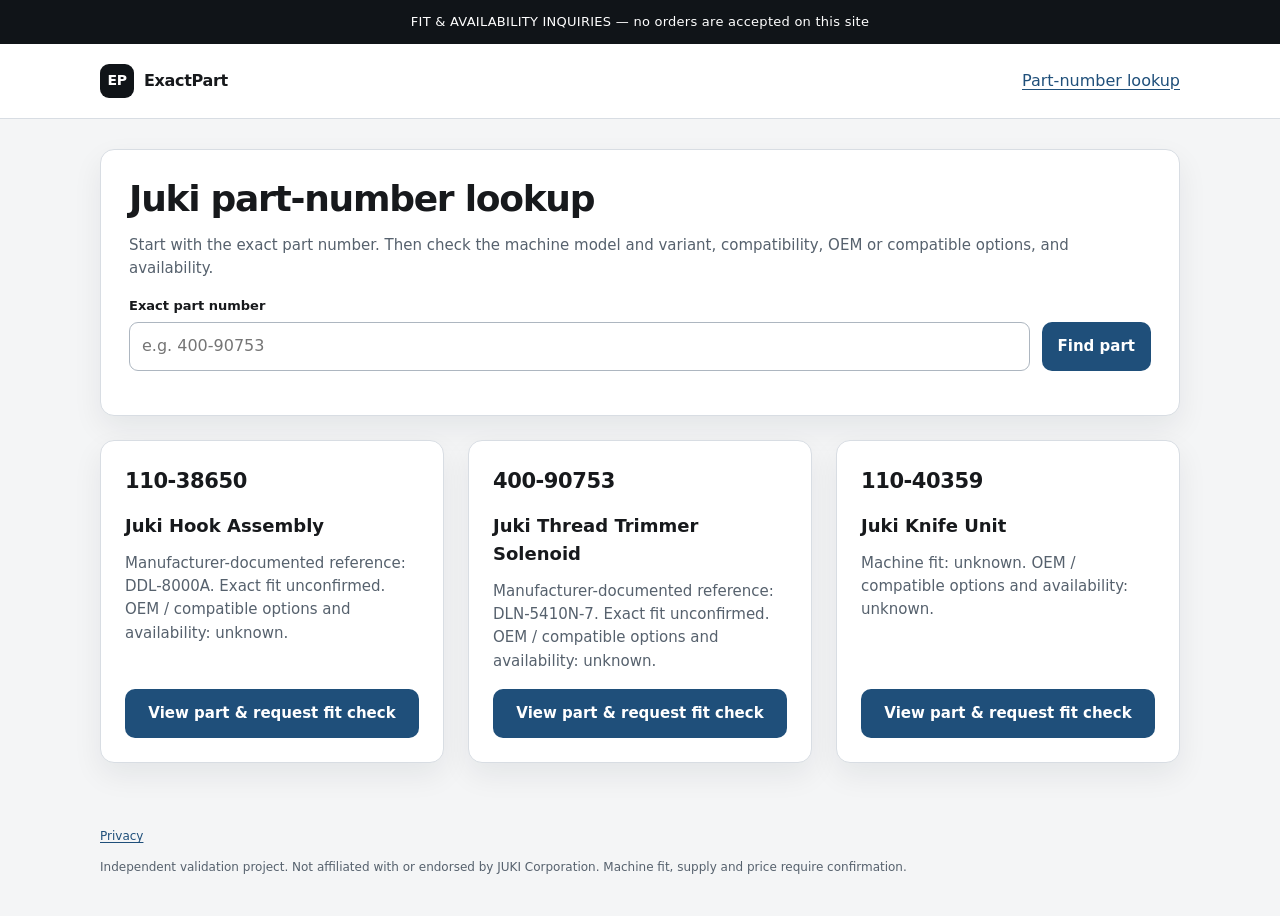
<file: index.html>
<!doctype html>
<html lang="en">
<head>
  <meta charset="utf-8">
  <meta name="viewport" content="width=device-width, initial-scale=1">
  <link rel="canonical" href="https://cho-leung.github.io/juki-search-test/">
  <meta name="description" content="Independent Juki part-number lookup and requests to check machine fit and availability.">
  <title>Juki Part-Number Lookup | ExactPart</title>
  <link rel="stylesheet" href="assets/styles.css">
  <script src="assets/app.js" defer></script>
</head>
<body>
  <div class="topbar">FIT &amp; AVAILABILITY INQUIRIES — no orders are accepted on this site</div>
  <header><nav class="nav" aria-label="Main navigation"><a class="brand" href="index.html"><span class="mark" aria-hidden="true">EP</span>ExactPart</a><a href="index.html">Part-number lookup</a></nav></header>
  <main id="app" data-view="catalog" aria-busy="true"><h1>Juki part-number lookup</h1><p>Loading part information…</p></main>
  <noscript><p class="notice">Enable JavaScript to load part details and the fit request form. Compatibility and availability are unknown.</p></noscript>
  <footer><a href="privacy.html">Privacy</a><p>Independent validation project. Not affiliated with or endorsed by JUKI Corporation. Machine fit, supply and price require confirmation.</p></footer>
</body>
</html>
</file>
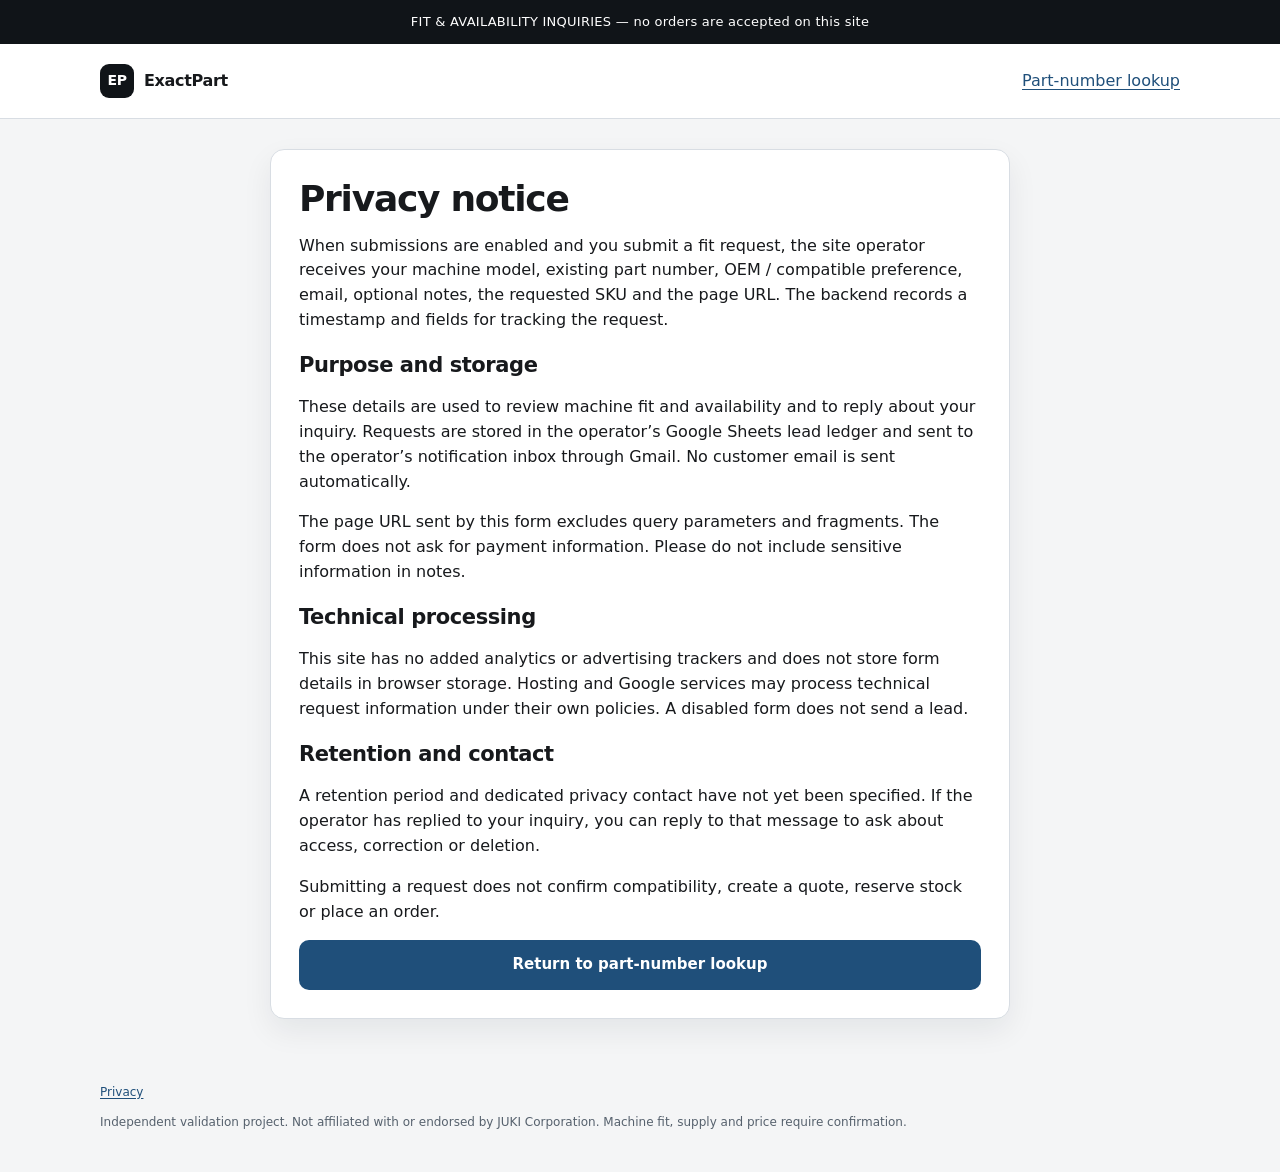
<file: privacy.html>
<!doctype html>
<html lang="en">
<head>
  <meta charset="utf-8">
  <meta name="viewport" content="width=device-width, initial-scale=1">
  <meta name="robots" content="noindex,nofollow">
  <meta name="description" content="How fit requests are handled.">
  <title>Privacy Notice | ExactPart</title>
  <link rel="stylesheet" href="assets/styles.css">

</head>
<body>
  <div class="topbar">FIT &amp; AVAILABILITY INQUIRIES — no orders are accepted on this site</div>
  <header><nav class="nav" aria-label="Main navigation"><a class="brand" href="index.html"><span class="mark" aria-hidden="true">EP</span>ExactPart</a><a href="index.html">Part-number lookup</a></nav></header>
  <main class="prose"><article class="card section-card">
    <h1>Privacy notice</h1>
    <p>When submissions are enabled and you submit a fit request, the site operator receives your machine model, existing part number, OEM / compatible preference, email, optional notes, the requested SKU and the page URL. The backend records a timestamp and fields for tracking the request.</p>
    <h2>Purpose and storage</h2>
    <p>These details are used to review machine fit and availability and to reply about your inquiry. Requests are stored in the operator’s Google Sheets lead ledger and sent to the operator’s notification inbox through Gmail. No customer email is sent automatically.</p>
    <p>The page URL sent by this form excludes query parameters and fragments. The form does not ask for payment information. Please do not include sensitive information in notes.</p>
    <h2>Technical processing</h2>
    <p>This site has no added analytics or advertising trackers and does not store form details in browser storage. Hosting and Google services may process technical request information under their own policies. A disabled form does not send a lead.</p>
    <h2>Retention and contact</h2>
    <p>A retention period and dedicated privacy contact have not yet been specified. If the operator has replied to your inquiry, you can reply to that message to ask about access, correction or deletion.</p>
    <p>Submitting a request does not confirm compatibility, create a quote, reserve stock or place an order.</p>
    <a class="cta" href="index.html">Return to part-number lookup</a>
  </article></main>

  <footer><a href="privacy.html">Privacy</a><p>Independent validation project. Not affiliated with or endorsed by JUKI Corporation. Machine fit, supply and price require confirmation.</p></footer>
</body>
</html>
</file>
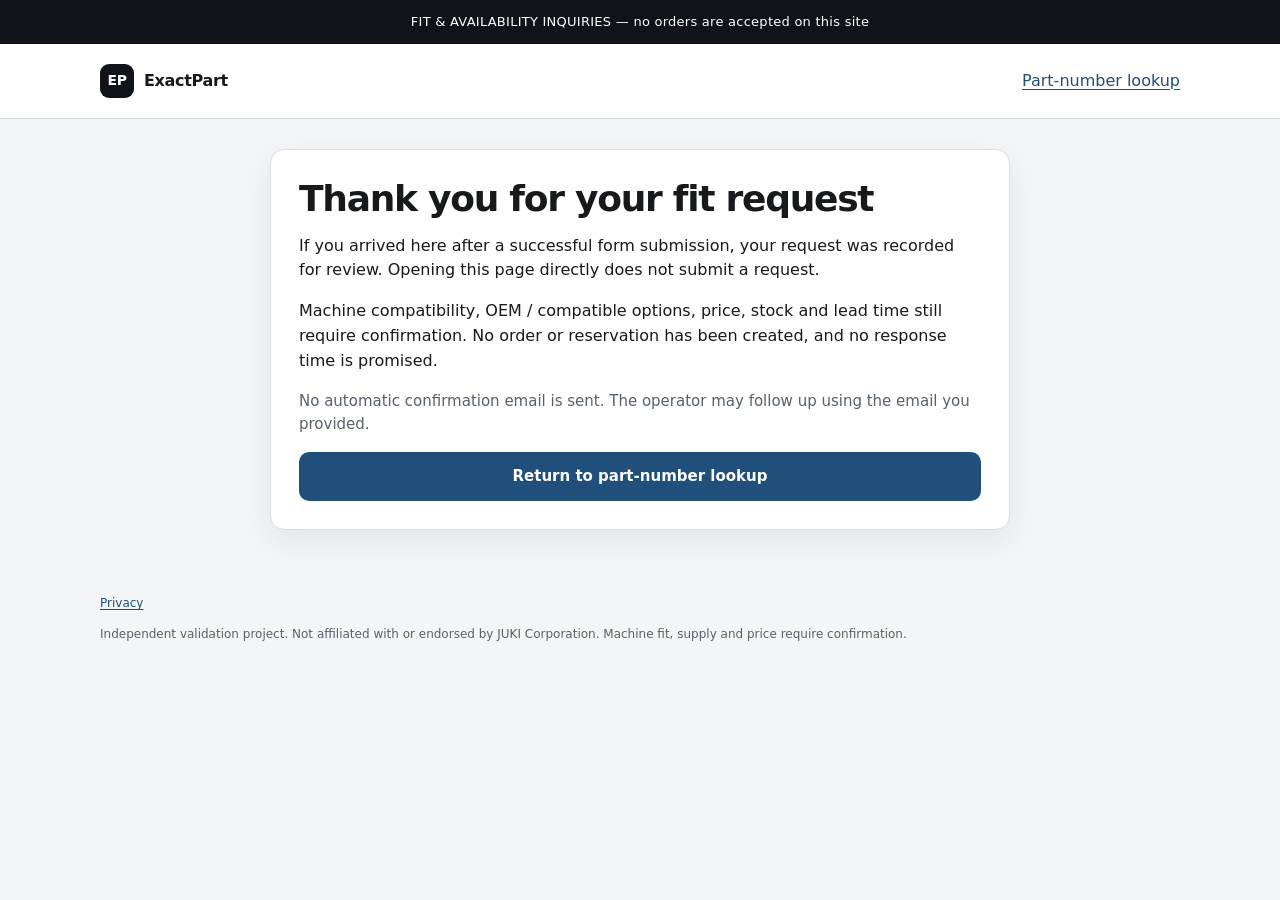
<file: thank-you.html>
<!doctype html>
<html lang="en">
<head>
  <base target="_top">
  <meta charset="utf-8">
  <meta name="viewport" content="width=device-width, initial-scale=1">
  <meta name="robots" content="noindex,nofollow">
  <meta name="description" content="Information after a fit request.">
  <title>Fit Request Follow-Up | ExactPart</title>
  <link rel="stylesheet" href="assets/styles.css">

</head>
<body>
  <div class="topbar">FIT &amp; AVAILABILITY INQUIRIES — no orders are accepted on this site</div>
  <header><nav class="nav" aria-label="Main navigation"><a class="brand" href="index.html"><span class="mark" aria-hidden="true">EP</span>ExactPart</a><a href="index.html">Part-number lookup</a></nav></header>
  <main class="prose"><article class="card section-card">
    <h1>Thank you for your fit request</h1>
    <p>If you arrived here after a successful form submission, your request was recorded for review. Opening this page directly does not submit a request.</p>
    <p>Machine compatibility, OEM / compatible options, price, stock and lead time still require confirmation. No order or reservation has been created, and no response time is promised.</p>
    <p class="sub">No automatic confirmation email is sent. The operator may follow up using the email you provided.</p>
    <a class="cta" href="index.html" target="_top">Return to part-number lookup</a>
  </article></main>

  <footer><a href="privacy.html">Privacy</a><p>Independent validation project. Not affiliated with or endorsed by JUKI Corporation. Machine fit, supply and price require confirmation.</p></footer>
</body>
</html>
</file>
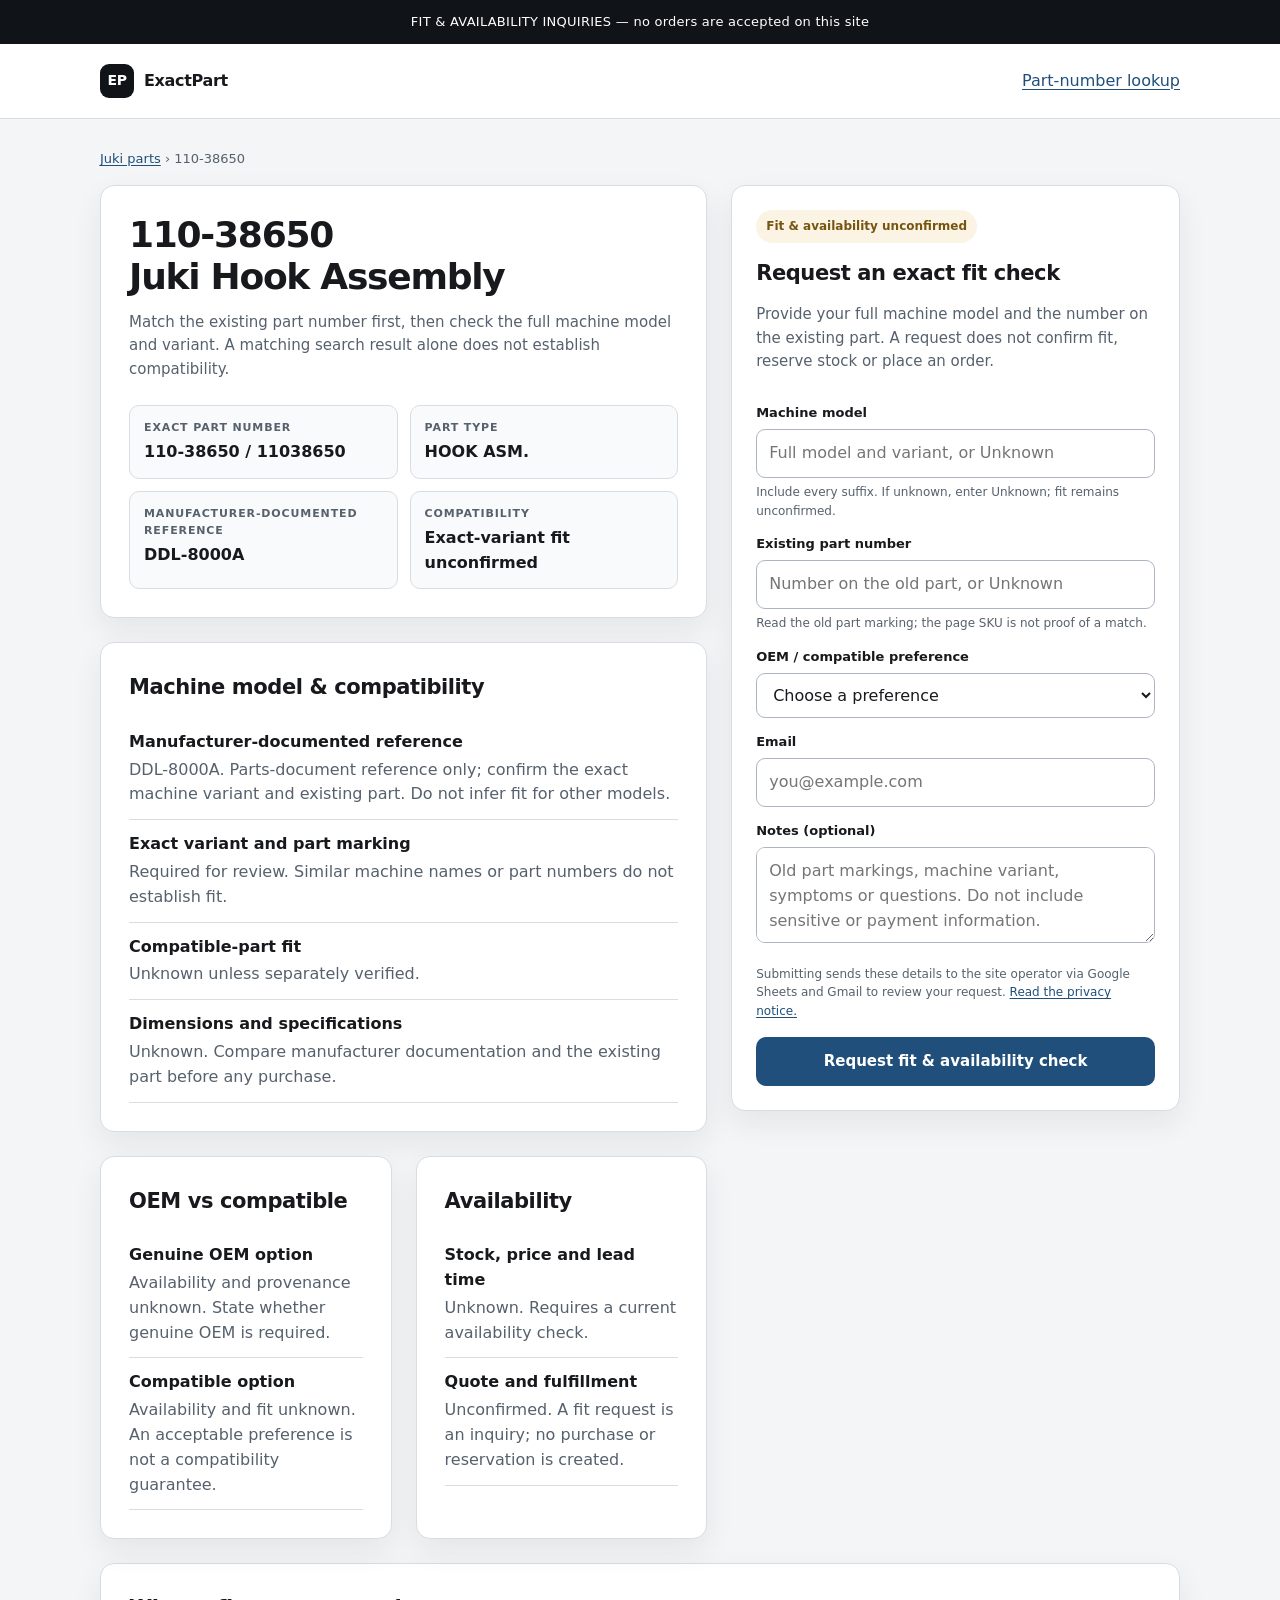
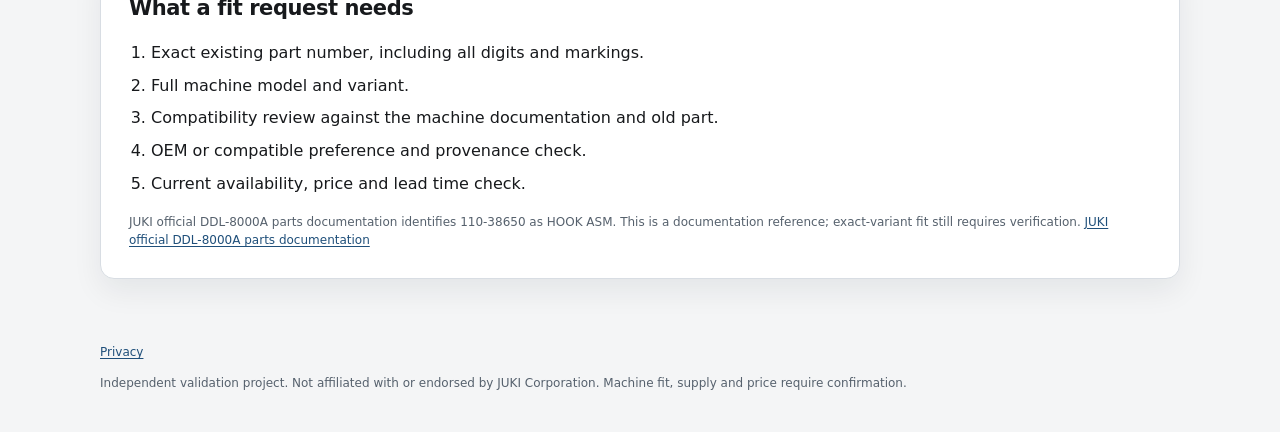
<file: juki/110-38650.html>
<!doctype html>
<html lang="en">
<head>
  <meta charset="utf-8">
  <meta name="viewport" content="width=device-width, initial-scale=1">
  <link rel="canonical" href="https://cho-leung.github.io/juki-search-test/juki/110-38650.html">
  <meta name="description" content="JUKI documentation lists 110-38650 as HOOK ASM. in DDL-8000A parts documentation. Request exact fit and availability verification.">
  <title>Juki 110-38650 Hook Assembly | ExactPart</title>
  <link rel="stylesheet" href="../assets/styles.css">
  <script src="../assets/app.js" defer></script>
</head>
<body>
  <div class="topbar">FIT &amp; AVAILABILITY INQUIRIES — no orders are accepted on this site</div>
  <header><nav class="nav" aria-label="Main navigation"><a class="brand" href="../index.html"><span class="mark" aria-hidden="true">EP</span>ExactPart</a><a href="../index.html">Part-number lookup</a></nav></header>
  <main id="app" data-view="part" data-sku="110-38650" aria-busy="true"><h1>Juki 110-38650 Hook Assembly</h1><p>Loading part information…</p></main>
  <noscript><p class="notice">Enable JavaScript to load part details and the fit request form. Compatibility and availability are unknown.</p></noscript>
  <footer><a href="../privacy.html">Privacy</a><p>Independent validation project. Not affiliated with or endorsed by JUKI Corporation. Machine fit, supply and price require confirmation.</p></footer>
</body>
</html>
</file>
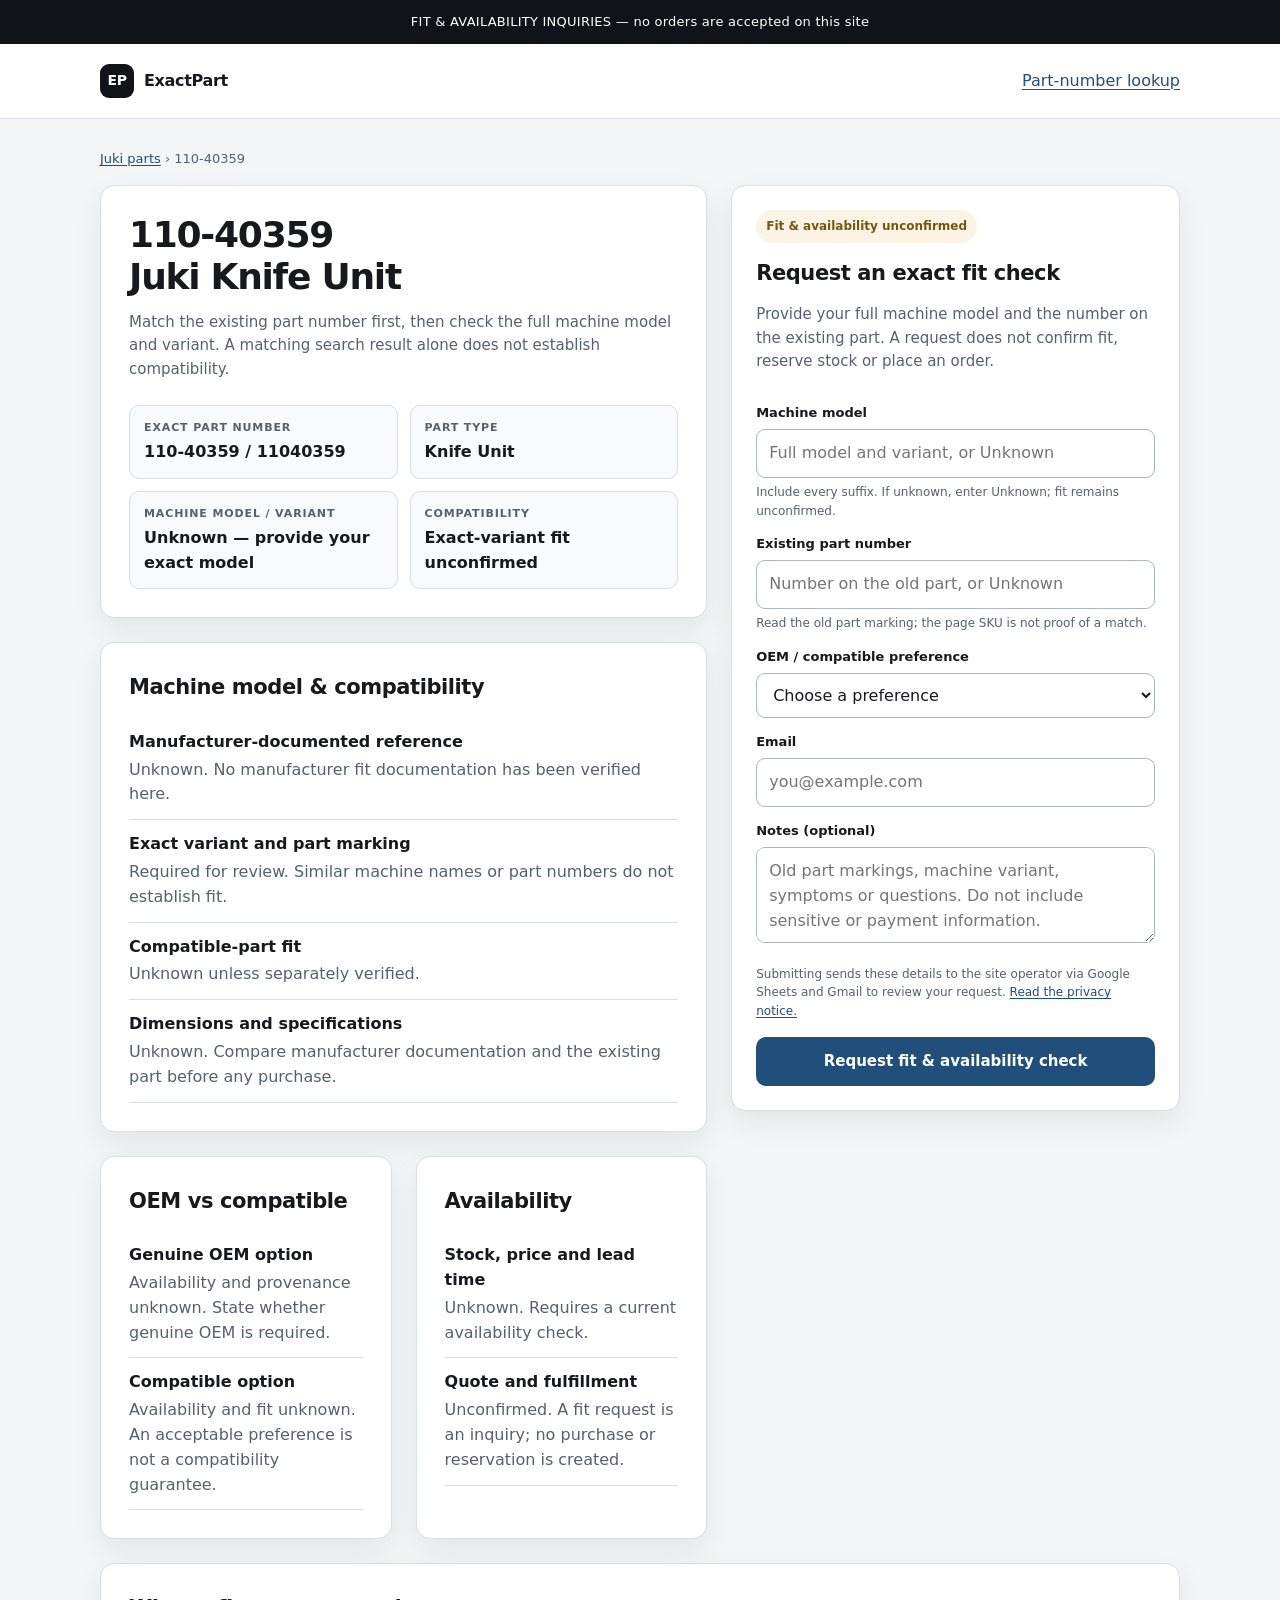
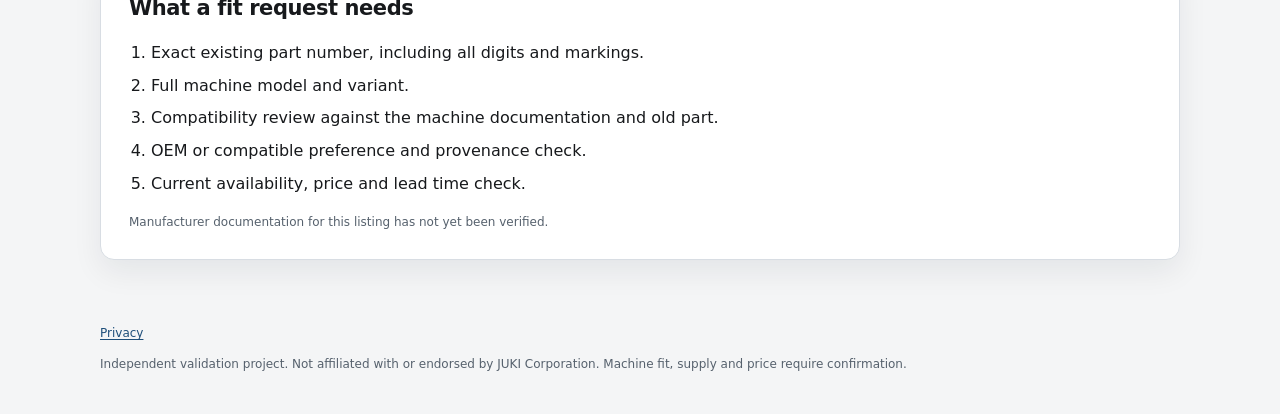
<file: juki/110-40359.html>
<!doctype html>
<html lang="en">
<head>
  <meta charset="utf-8">
  <meta name="viewport" content="width=device-width, initial-scale=1">
  <meta name="robots" content="noindex,nofollow">
  <meta name="description" content="Request a check of your exact machine model, OEM or compatible preference, and availability. Fit is unconfirmed.">
  <title>Juki 110-40359 Knife Unit | ExactPart</title>
  <link rel="stylesheet" href="../assets/styles.css">
  <script src="../assets/app.js" defer></script>
</head>
<body>
  <div class="topbar">FIT &amp; AVAILABILITY INQUIRIES — no orders are accepted on this site</div>
  <header><nav class="nav" aria-label="Main navigation"><a class="brand" href="../index.html"><span class="mark" aria-hidden="true">EP</span>ExactPart</a><a href="../index.html">Part-number lookup</a></nav></header>
  <main id="app" data-view="part" data-sku="110-40359" aria-busy="true"><h1>Juki 110-40359 Knife Unit</h1><p>Loading part information…</p></main>
  <noscript><p class="notice">Enable JavaScript to load part details and the fit request form. Compatibility and availability are unknown.</p></noscript>
  <footer><a href="../privacy.html">Privacy</a><p>Independent validation project. Not affiliated with or endorsed by JUKI Corporation. Machine fit, supply and price require confirmation.</p></footer>
</body>
</html>
</file>
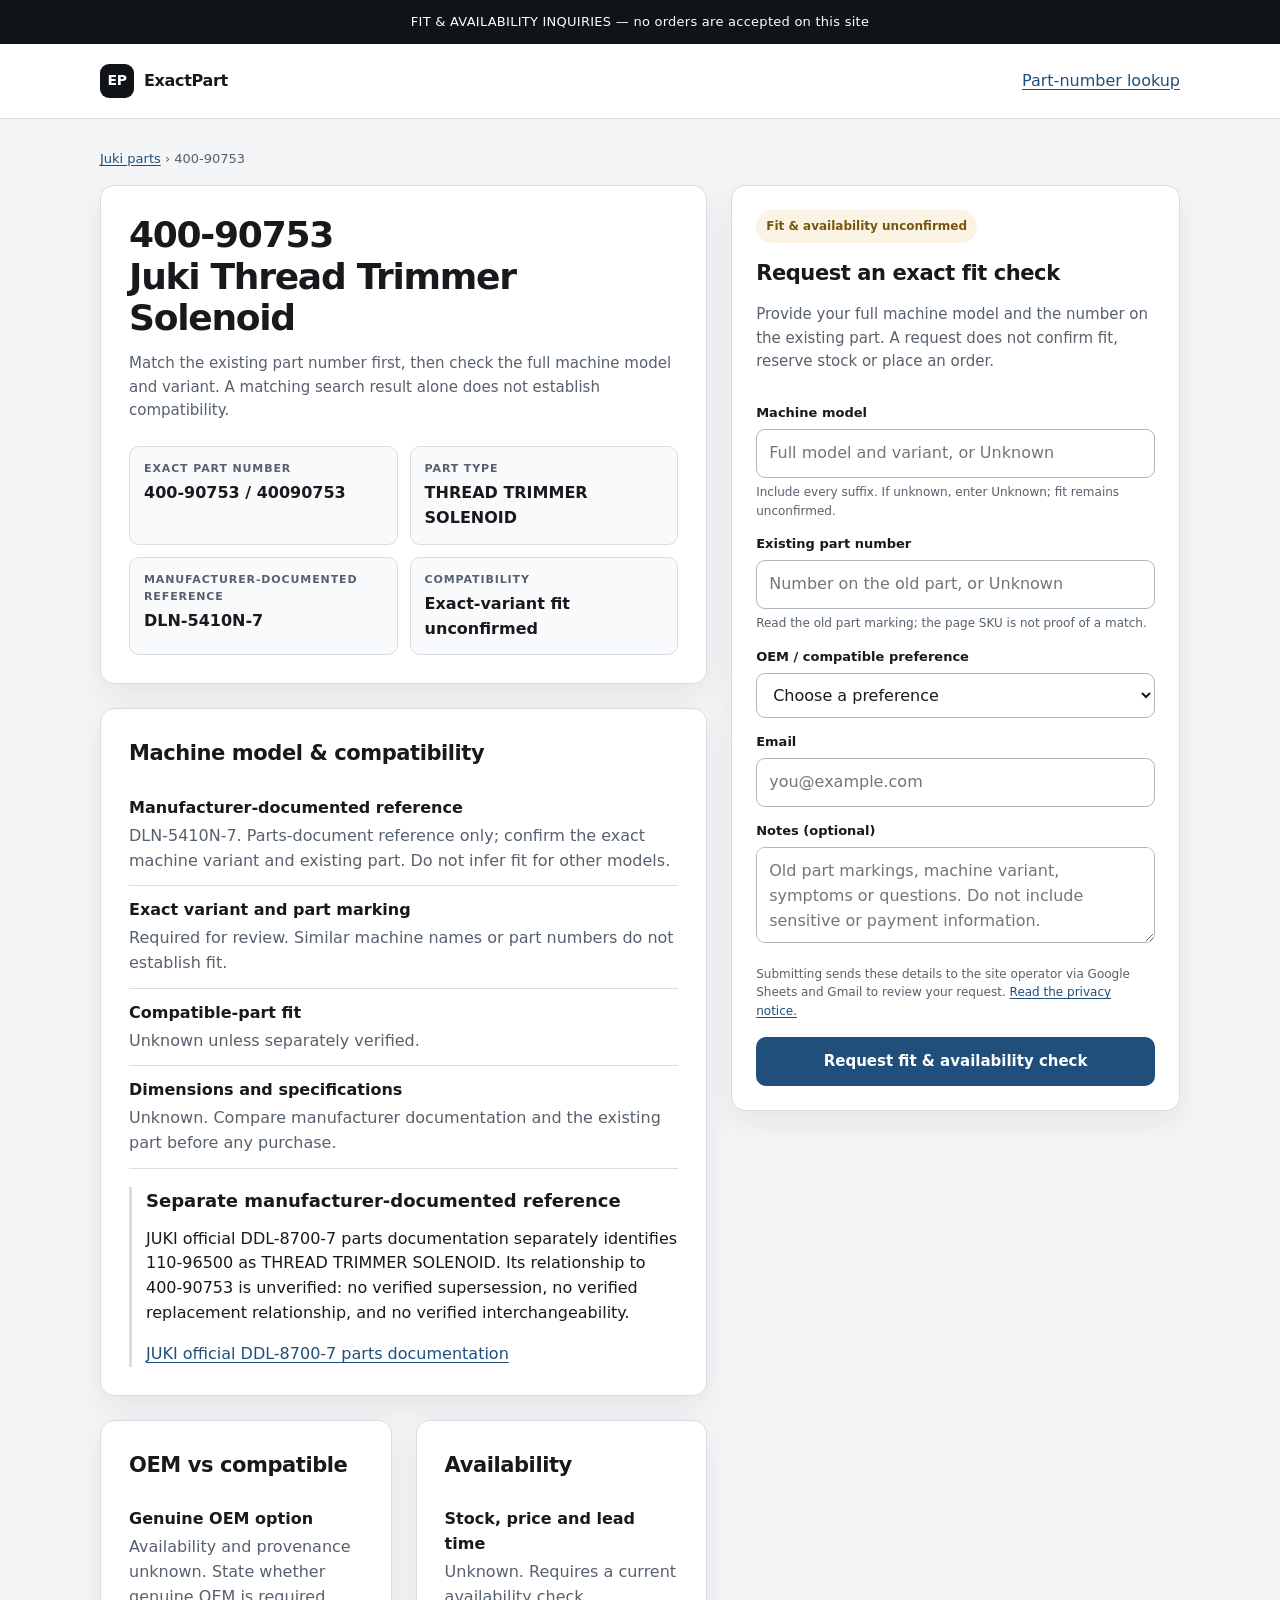
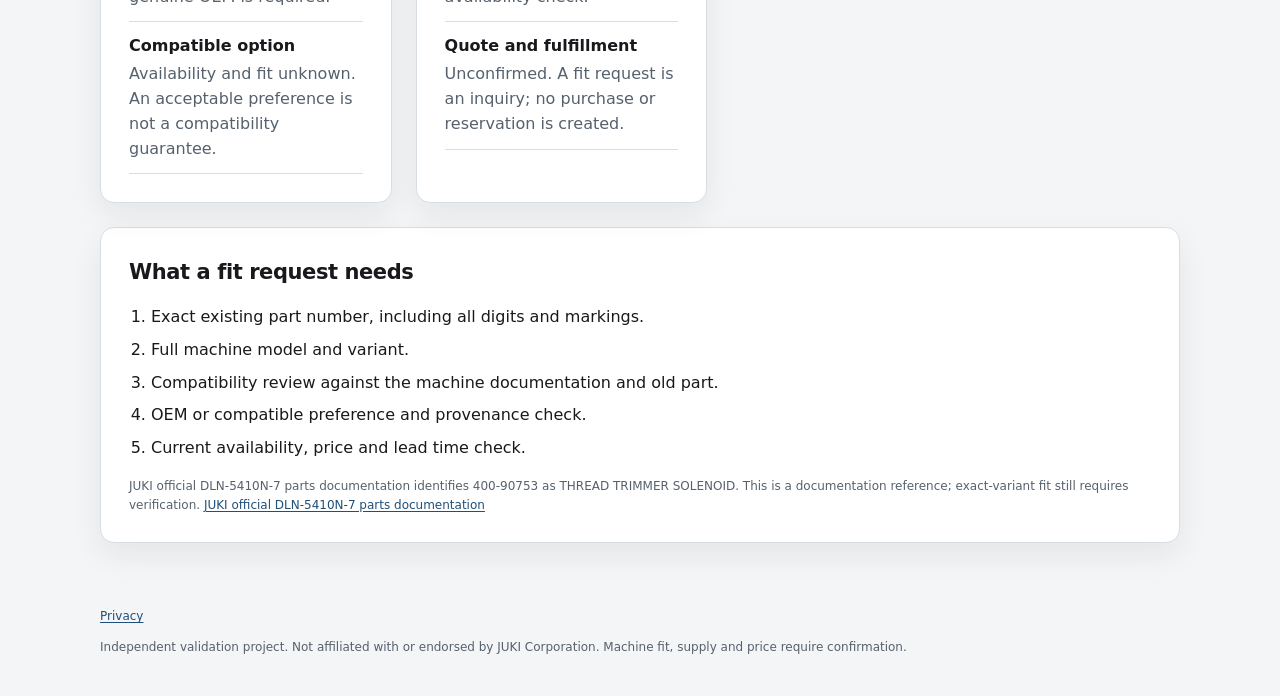
<file: juki/400-90753.html>
<!doctype html>
<html lang="en">
<head>
  <meta charset="utf-8">
  <meta name="viewport" content="width=device-width, initial-scale=1">
  <link rel="canonical" href="https://cho-leung.github.io/juki-search-test/juki/400-90753.html">
  <meta name="description" content="JUKI DLN-5410N-7 parts documentation identifies 400-90753 as THREAD TRIMMER SOLENOID. Request exact-variant fit and availability verification; stock and price are unconfirmed.">
  <title>Juki 400-90753 Thread Trimmer Solenoid | ExactPart</title>
  <link rel="stylesheet" href="../assets/styles.css">
  <script src="../assets/app.js" defer></script>
</head>
<body>
  <div class="topbar">FIT &amp; AVAILABILITY INQUIRIES — no orders are accepted on this site</div>
  <header><nav class="nav" aria-label="Main navigation"><a class="brand" href="../index.html"><span class="mark" aria-hidden="true">EP</span>ExactPart</a><a href="../index.html">Part-number lookup</a></nav></header>
  <main id="app" data-view="part" data-sku="400-90753" aria-busy="true"><h1>Juki 400-90753 Thread Trimmer Solenoid</h1><p>Loading part information…</p></main>
  <noscript><p class="notice">Enable JavaScript to load part details and the fit request form. Compatibility and availability are unknown.</p></noscript>
  <footer><a href="../privacy.html">Privacy</a><p>Independent validation project. Not affiliated with or endorsed by JUKI Corporation. Machine fit, supply and price require confirmation.</p></footer>
</body>
</html>
</file>
<file: assets/styles.css>
:root { --bg:#f4f5f6; --panel:#fff; --ink:#17191c; --muted:#56616d; --line:#d8dde3; --accent:#1f4f7a; --warn:#765510; --radius:14px; --shadow:0 12px 30px rgb(18 28 38 / 7%); }
* { box-sizing:border-box; }
body { margin:0; font-family:Inter,ui-sans-serif,system-ui,-apple-system,BlinkMacSystemFont,"Segoe UI",sans-serif; color:var(--ink); background:var(--bg); line-height:1.55; }
a { color:var(--accent); text-underline-offset:.18em; }
button,input,select,textarea { font:inherit; }
:focus-visible { outline:3px solid #b46b00; outline-offset:3px; }
.topbar { background:#101418; color:#fff; padding:12px 20px; font-size:13px; text-align:center; letter-spacing:.02em; }
header { background:var(--panel); border-bottom:1px solid var(--line); }
.nav { max-width:1120px; margin:auto; padding:20px; display:flex; justify-content:space-between; align-items:center; gap:18px; }
.brand { display:flex; align-items:center; gap:10px; font-weight:800; letter-spacing:-.02em; color:var(--ink); text-decoration:none; }
.mark { width:34px; height:34px; border-radius:9px; display:grid; place-items:center; background:#101418; color:#fff; font-size:14px; }
.crumbs,.sub,.tiny { color:var(--muted); }
.crumbs { font-size:13px; margin-bottom:16px; }
main { max-width:1120px; margin:30px auto 64px; padding:0 20px; }
.hero { display:grid; grid-template-columns:minmax(0,1.15fr) minmax(320px,.85fr); gap:24px; align-items:start; }
.card { background:var(--panel); border:1px solid var(--line); border-radius:var(--radius); box-shadow:var(--shadow); }
.product,.section-card { padding:28px; }
h1 { font-size:clamp(28px,4vw,36px); line-height:1.15; margin:0 0 14px; letter-spacing:-.035em; overflow-wrap:anywhere; }
h2 { font-size:21px; margin:0 0 14px; letter-spacing:-.02em; }
h3 { font-size:18px; margin:0 0 12px; }
p { margin:0 0 16px; }
.sub { font-size:15px; }
.sku { display:block; font-variant-numeric:tabular-nums; }
.partbox { display:grid; grid-template-columns:repeat(2,minmax(0,1fr)); gap:12px; margin:24px 0 0; }
.fact { background:#f8fafb; border:1px solid var(--line); border-radius:10px; padding:13px 14px; }
.label { font-size:11px; text-transform:uppercase; letter-spacing:.08em; color:var(--muted); font-weight:750; }
.value { font-size:16px; font-weight:700; margin:4px 0 0; overflow-wrap:anywhere; }
.side { padding:24px; }
.status { display:inline-block; border-radius:999px; padding:7px 10px; background:#fbf4e4; color:var(--warn); font-size:12px; font-weight:750; margin-bottom:14px; }
.cta { display:block; border:0; border-radius:10px; padding:13px 16px; background:var(--accent); color:#fff; font-weight:750; font-size:15px; cursor:pointer; text-align:center; text-decoration:none; }
.cta:disabled { background:#e1e5e9; color:#56616d; cursor:not-allowed; }
.side .cta { width:100%; margin-top:16px; }
.tiny { font-size:12px; margin:14px 0 0; }
section { margin-top:24px; }
.grid2,.catalog { display:grid; grid-template-columns:repeat(2,minmax(0,1fr)); gap:24px; }
.catalog { grid-template-columns:repeat(3,minmax(0,1fr)); margin-top:24px; }
.catalog article { display:flex; flex-direction:column; padding:24px; }
.catalog .cta { margin-top:auto; }
ul,ol { padding-left:22px; }
li { margin:8px 0; }
dl { margin:0; }
.facts-list div { padding:12px 0; border-bottom:1px solid var(--line); }
.facts-list dt { font-weight:700; }
.facts-list dd { margin:3px 0 0; color:var(--muted); }
fieldset { border:0; padding:0; margin:0; min-width:0; }
label { display:block; font-size:13px; font-weight:750; margin:14px 0 6px; }
input,select,textarea { width:100%; min-width:0; border:1px solid #adb6c0; border-radius:9px; padding:11px 12px; background:#fff; color:var(--ink); }
input:disabled,select:disabled,textarea:disabled { background:#f4f5f6; }
textarea { min-height:96px; resize:vertical; }
.help { font-size:12px; color:var(--muted); margin:5px 0 0; }
.notice { padding:14px 16px; border:1px solid #dbbf7b; background:#fff8e8; border-radius:10px; color:#62470f; }
noscript .notice { max-width:1080px; margin:20px auto; }
.search-row { display:flex; gap:12px; }
.search-row input { flex:1; }
.search-result { margin:16px 0 0; }
.reference { border-left:3px solid var(--line); padding-left:14px; margin-top:18px; }
.prose { max-width:780px; }
footer { max-width:1120px; margin:0 auto 40px; padding:0 20px; color:var(--muted); font-size:12px; }
footer p { margin-top:12px; }
[hidden] { display:none !important; }
@media (max-width:860px) { .hero,.grid2,.catalog { grid-template-columns:1fr; } }
@media (max-width:480px) { .partbox { grid-template-columns:1fr; } .product,.section-card,.side { padding:20px; } .search-row { flex-direction:column; } .nav { gap:12px; } }
</file>
